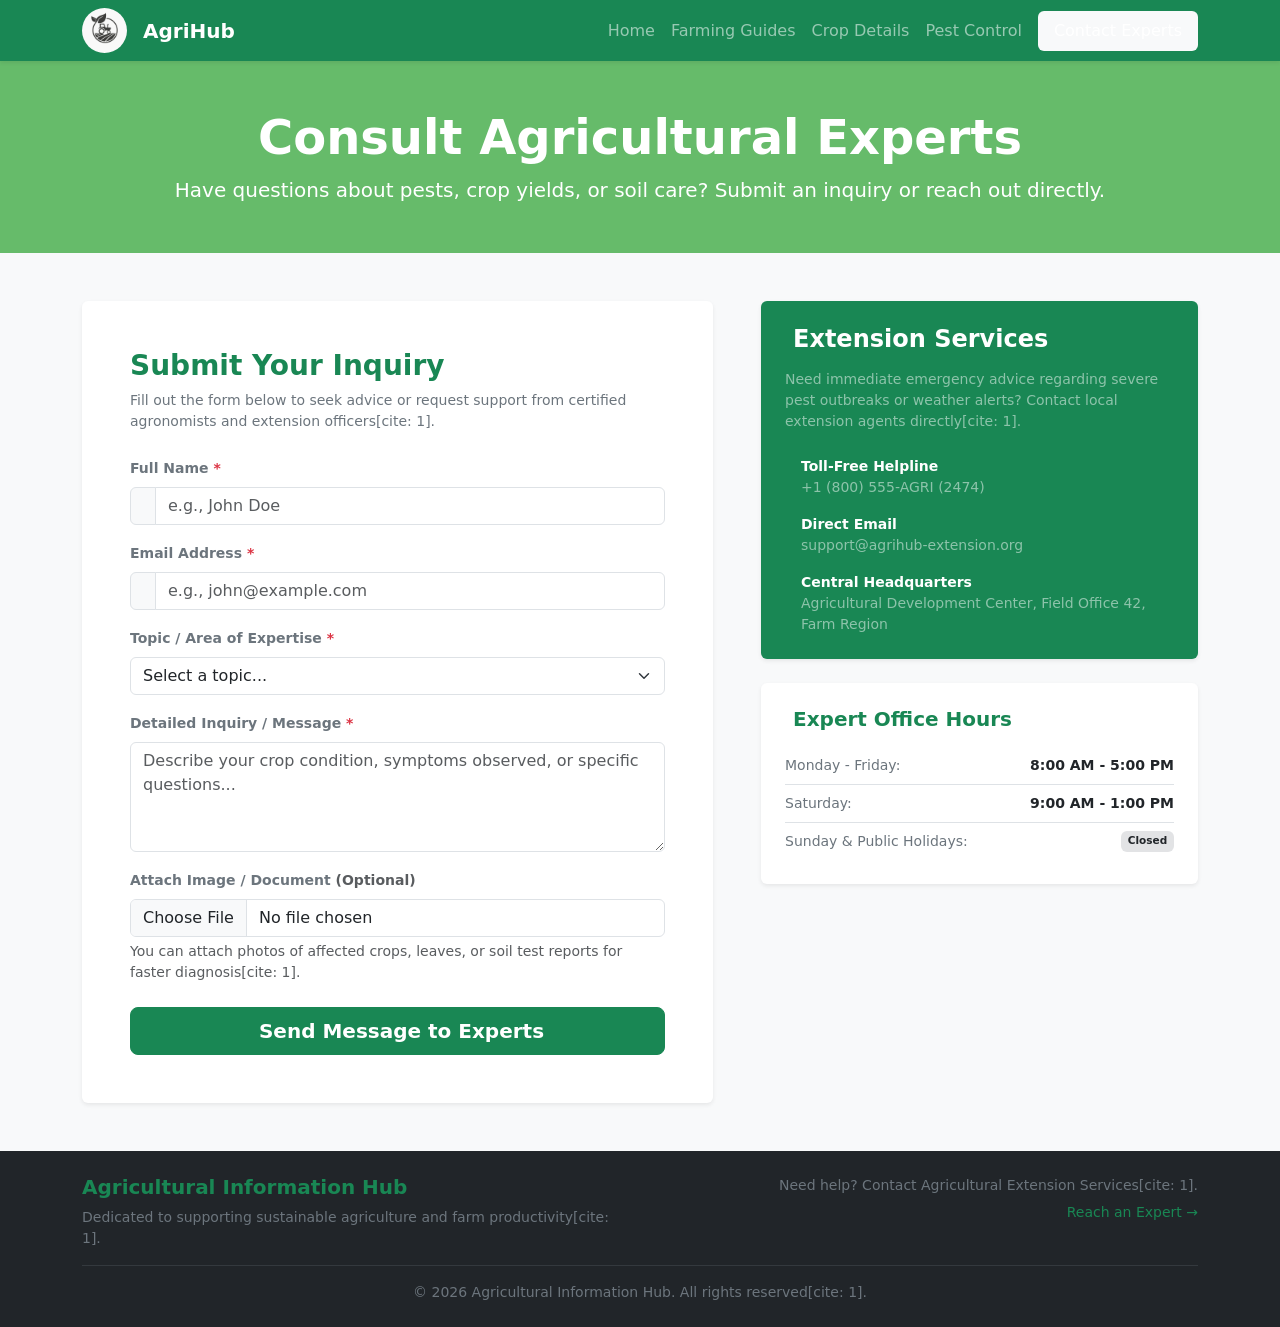
<file: contact.html>
<!DOCTYPE html>
<html lang="en">
<head>
  <meta charset="UTF-8" />
  <meta name="viewport" content="width=device-width, initial-scale=1.0" />
  <title>Contact Experts - Agricultural Information Hub</title>
  <!-- Bootstrap 5 CSS -->
  <link 
    href="https://cdn.jsdelivr.net/npm/bootstrap@5.3.3/dist/css/bootstrap.min.css" 
    rel="stylesheet" 
  />
  <link rel="stylesheet" href="css/style.css">
  <!-- Bootstrap Icons -->

</head>
<body class="d-flex flex-column min-vh-100 bg-light">

  <!-- Navigation Bar -->
  <nav class="navbar navbar-expand-lg navbar-dark bg-success sticky-top shadow-sm">
    <div class="container">
  <img src="images/logo.png"
                 alt="Logo"
                 class="rounded-circle me-2"
                 width="45"
                 height="45">
      <a class="navbar-brand fw-bold" href="index.html">
        <i class="bi bi-tree-fill me-2"></i>AgriHub
      </a>
      <button 
        class="navbar-toggler" 
        type="button" 
        data-bs-toggle="collapse" 
        data-bs-target="#navbarNav"
      >
        <span class="navbar-toggler-icon"></span>
      </button>
      <div class="collapse navbar-collapse" id="navbarNav">
        <ul class="navbar-nav ms-auto fs-6">
          <li class="nav-item">
            <a class="nav-link" href="index.html">Home</a>
          </li>
          <li class="nav-item">
            <a class="nav-link" href="guides.html">Farming Guides</a>
          </li>
          <li class="nav-item">
            <a class="nav-link" href="crops.html">Crop Details</a>
          </li>
          <li class="nav-item">
            <a class="nav-link" href="pest-control.html">Pest Control</a>
          </li>
          <li class="nav-item">
            <a class="nav-link btn btn-outline-light ms-lg-2 text-white px-3 active" aria-current="page" href="contact.html">Contact Experts</a>
          </li>
        </ul>
      </div>
    </div>
  </nav>

  <!-- Page Header -->
  <section class="light-green text-white py-5 text-center">
    <div class="container">
      <h1 class="fw-bold display-5">Consult Agricultural Experts</h1>
      <p class="lead mb-0">Have questions about pests, crop yields, or soil care? Submit an inquiry or reach out directly.</p>
    </div>
  </section>

  <!-- Main Content Area -->
  <main class="container my-5 flex-grow-1">
    <div class="row g-5">

      <!-- Form Column -->
      <div class="col-lg-7">
        <div class="card border-0 shadow-sm">
          <div class="card-body p-4 p-md-5">
            <h3 class="fw-bold text-success mb-2">Submit Your Inquiry</h3>
            <p class="text-secondary small mb-4">
              Fill out the form below to seek advice or request support from certified agronomists and extension officers[cite: 1].
            </p>

            <!-- Dynamic Notification Area -->
            <div id="notificationAlert" class="alert alert-success alert-dismissible fade d-none" role="alert">
              <div class="d-flex align-items-center">
                <i class="bi bi-check-circle-fill fs-4 me-2"></i>
                <div>
                  <strong>Inquiry Submitted Successfully!</strong>
                  <div class="small">Thank you for contacting us. An agricultural expert will review your request and get back to you shortly[cite: 1].</div>
                </div>
              </div>
              <button type="button" class="btn-close" data-bs-dismiss="alert" aria-label="Close"></button>
            </div>

            <form id="expertContactForm" class="needs-validation" novalidate>
              <!-- Name Field -->
              <div class="mb-3">
                <label for="fullName" class="form-label fw-semibold text-secondary small">Full Name <span class="text-danger">*</span></label>
                <div class="input-group has-validation">
                  <span class="input-group-text bg-light text-secondary"><i class="bi bi-person"></i></span>
                  <input type="text" class="form-control" id="fullName" placeholder="e.g., John Doe" required />
                  <div class="invalid-feedback">Please enter your full name.</div>
                </div>
              </div>

              <!-- Email Field -->
              <div class="mb-3">
                <label for="emailAddress" class="form-label fw-semibold text-secondary small">Email Address <span class="text-danger">*</span></label>
                <div class="input-group has-validation">
                  <span class="input-group-text bg-light text-secondary"><i class="bi bi-envelope"></i></span>
                  <input type="email" class="form-control" id="emailAddress" placeholder="e.g., john@example.com" required />
                  <div class="invalid-feedback">Please enter a valid email address.</div>
                </div>
              </div>

              <!-- Topic / Area of Expertise -->
              <div class="mb-3">
                <label for="expertiseTopic" class="form-label fw-semibold text-secondary small">Topic / Area of Expertise <span class="text-danger">*</span></label>
                <select class="form-select" id="expertiseTopic" required>
                  <option value="" disabled selected>Select a topic...</option>
                  <option value="pest-control">Pest & Disease Management</option>
                  <option value="crop-cultivation">Crop Cultivation Practices</option>
                  <option value="soil-fertilizer">Soil Health & Fertilization</option>
                  <option value="irrigation">Irrigation & Water Conservation</option>
                  <option value="general">General Agricultural Inquiry</option>
                </select>
                <div class="invalid-feedback">Please select a relevant topic.</div>
              </div>

              <!-- Message Details -->
              <div class="mb-3">
                <label for="messageDetails" class="form-label fw-semibold text-secondary small">Detailed Inquiry / Message <span class="text-danger">*</span></label>
                <textarea class="form-control" id="messageDetails" rows="4" placeholder="Describe your crop condition, symptoms observed, or specific questions..." required></textarea>
                <div class="invalid-feedback">Please enter details about your inquiry.</div>
              </div>

              <!-- Optional File Attachment -->
              <div class="mb-4">
                <label for="fileAttachment" class="form-label fw-semibold text-secondary small">Attach Image / Document <span class="text-muted">(Optional)</span></label>
                <input class="form-control" type="file" id="fileAttachment" accept="image/*,.pdf,.doc,.docx" />
                <div class="form-text small">You can attach photos of affected crops, leaves, or soil test reports for faster diagnosis[cite: 1].</div>
              </div>

              <!-- Submit Button -->
              <button type="submit" id="submitBtn" class="btn btn-success btn-lg w-100 fw-semibold">
                <i class="bi bi-send-fill me-2"></i>Send Message to Experts
              </button>
            </form>
          </div>
        </div>
      </div>

      <!-- Direct Contact & Extension Services Info -->
      <div class="col-lg-5">
        <div class="d-flex flex-column gap-4">

          <!-- Extension Services Card -->
          <div class="card border-0 shadow-sm bg-success text-white">
            <div class="card-body p-4">
              <h4 class="fw-bold mb-3"><i class="bi bi-telephone-outbound me-2"></i>Extension Services</h4>
              <p class="small text-white-50 mb-4">
                Need immediate emergency advice regarding severe pest outbreaks or weather alerts? Contact local extension agents directly[cite: 1].
              </p>

              <div class="d-flex align-items-start mb-3">
                <i class="bi bi-telephone-fill fs-5 me-3"></i>
                <div>
                  <div class="fw-bold small">Toll-Free Helpline</div>
                  <div class="small text-white-50">+1 (800) 555-AGRI (2474)</div>
                </div>
              </div>

              <div class="d-flex align-items-start mb-3">
                <i class="bi bi-envelope-at-fill fs-5 me-3"></i>
                <div>
                  <div class="fw-bold small">Direct Email</div>
                  <div class="small text-white-50">support@agrihub-extension.org</div>
                </div>
              </div>

              <div class="d-flex align-items-start">
                <i class="bi bi-geo-alt-fill fs-5 me-3"></i>
                <div>
                  <div class="fw-bold small">Central Headquarters</div>
                  <div class="small text-white-50">Agricultural Development Center, Field Office 42, Farm Region</div>
                </div>
              </div>
            </div>
          </div>

          <!-- Working Hours Card -->
          <div class="card border-0 shadow-sm">
            <div class="card-body p-4">
              <h5 class="fw-bold text-success mb-3"><i class="bi bi-clock me-2"></i>Expert Office Hours</h5>
              <ul class="list-unstyled small text-secondary mb-0">
                <li class="d-flex justify-content-between py-2 border-bottom">
                  <span>Monday - Friday:</span>
                  <span class="fw-bold text-dark">8:00 AM - 5:00 PM</span>
                </li>
                <li class="d-flex justify-content-between py-2 border-bottom">
                  <span>Saturday:</span>
                  <span class="fw-bold text-dark">9:00 AM - 1:00 PM</span>
                </li>
                <li class="d-flex justify-content-between py-2">
                  <span>Sunday & Public Holidays:</span>
                  <span class="badge bg-secondary-subtle text-dark">Closed</span>
                </li>
              </ul>
            </div>
          </div>

        </div>
      </div>

    </div>
  </main>

  <!-- Footer -->
  <footer class="bg-dark text-white py-4 mt-auto">
    <div class="container text-center text-md-start">
      <div class="row gy-3">
        <div class="col-md-6">
          <h5 class="fw-bold text-success">Agricultural Information Hub</h5>
          <p class="small text-secondary mb-0">Dedicated to supporting sustainable agriculture and farm productivity[cite: 1].</p>
        </div>
        <div class="col-md-6 text-md-end">
          <p class="small text-secondary mb-1">Need help? Contact Agricultural Extension Services[cite: 1].</p>
          <a href="contact.html" class="text-success text-decoration-none small">Reach an Expert &rarr;</a>
        </div>
      </div>
      <hr class="border-secondary my-3" />
      <div class="text-center small text-secondary">
        &copy; 2026 Agricultural Information Hub. All rights reserved[cite: 1].
      </div>
    </div>
  </footer>

  <!-- Bootstrap 5 Bundle with Popper -->
  <script src="https://cdn.jsdelivr.net/npm/bootstrap@5.3.3/dist/js/bootstrap.bundle.min.js"></script>

  <!-- Form Submission & Notification Script -->
  <script>
    document.addEventListener('DOMContentLoaded', function () {
      const form = document.getElementById('expertContactForm');
      const alertBox = document.getElementById('notificationAlert');
      const submitBtn = document.getElementById('submitBtn');

      form.addEventListener('submit', function (event) {
        event.preventDefault();

        // Check form validity using HTML5 built-in validation
        if (!form.checkValidity()) {
          event.stopPropagation();
          form.classList.add('was-validated');
          return;
        }

        // Visual loading state on button
        submitBtn.disabled = true;
        submitBtn.innerHTML = '<span class="spinner-border spinner-border-sm me-2" role="status" aria-hidden="true"></span>Submitting...';

        // Simulate async network request
        setTimeout(function () {
          // Reset button state
          submitBtn.disabled = false;
          submitBtn.innerHTML = '<i class="bi bi-send-fill me-2"></i>Send Message to Experts';

          // Reveal success alert banner
          alertBox.classList.remove('d-none');
          alertBox.classList.add('show');

          // Reset form fields and validation styles
          form.reset();
          form.classList.remove('was-validated');

          // Smooth scroll to top of form to view alert
          alertBox.scrollIntoView({ behavior: 'smooth', block: 'nearest' });
        }, 1000);
      });
    });
  </script>
</body>
</html>
</file>
<file: css/style.css>
/**/
        .navbar-logo {
        width: 50px;
        height: 50px;
        border-radius: 50%;
        object-fit: cover;
    }
    /*title*/
    .light-green {
      background-color: #66BB6A;
    }
    /* index.html */
    .hero-section {
      background: linear-gradient(rgba(0, 0, 0, 0.6), rgba(0, 0, 0, 0.6)), 
                  url('https://images.unsplash.com/photo-1500382017468-9049fed747ef?auto=format&fit=crop&w=1600&q=80') center/cover no-repeat;
      color: #fff;
      padding: 100px 0;
    }
    .feature-card {
      transition: transform 0.3s ease, box-shadow 0.3s ease;
    }
    .feature-card:hover {
      transform: translateY(-5px);
      box-shadow: 0 10px 20px rgba(0,0,0,0.15) !important;
    }

    
    /* guides.html */
    .guide-card {
      transition: transform 0.2s ease, box-shadow 0.2s ease;
    }
    .guide-card:hover {
      transform: translateY(-4px);
      box-shadow: 0 8px 16px rgba(0,0,0,0.12) !important;
    }
    /* crops.html */
    .crop-card {
      transition: transform 0.2s ease, box-shadow 0.2s ease;
    }
    .crop-card:hover {
      transform: translateY(-4px);
      box-shadow: 0 8px 16px rgba(0,0,0,0.12) !important;
    }
</file>
